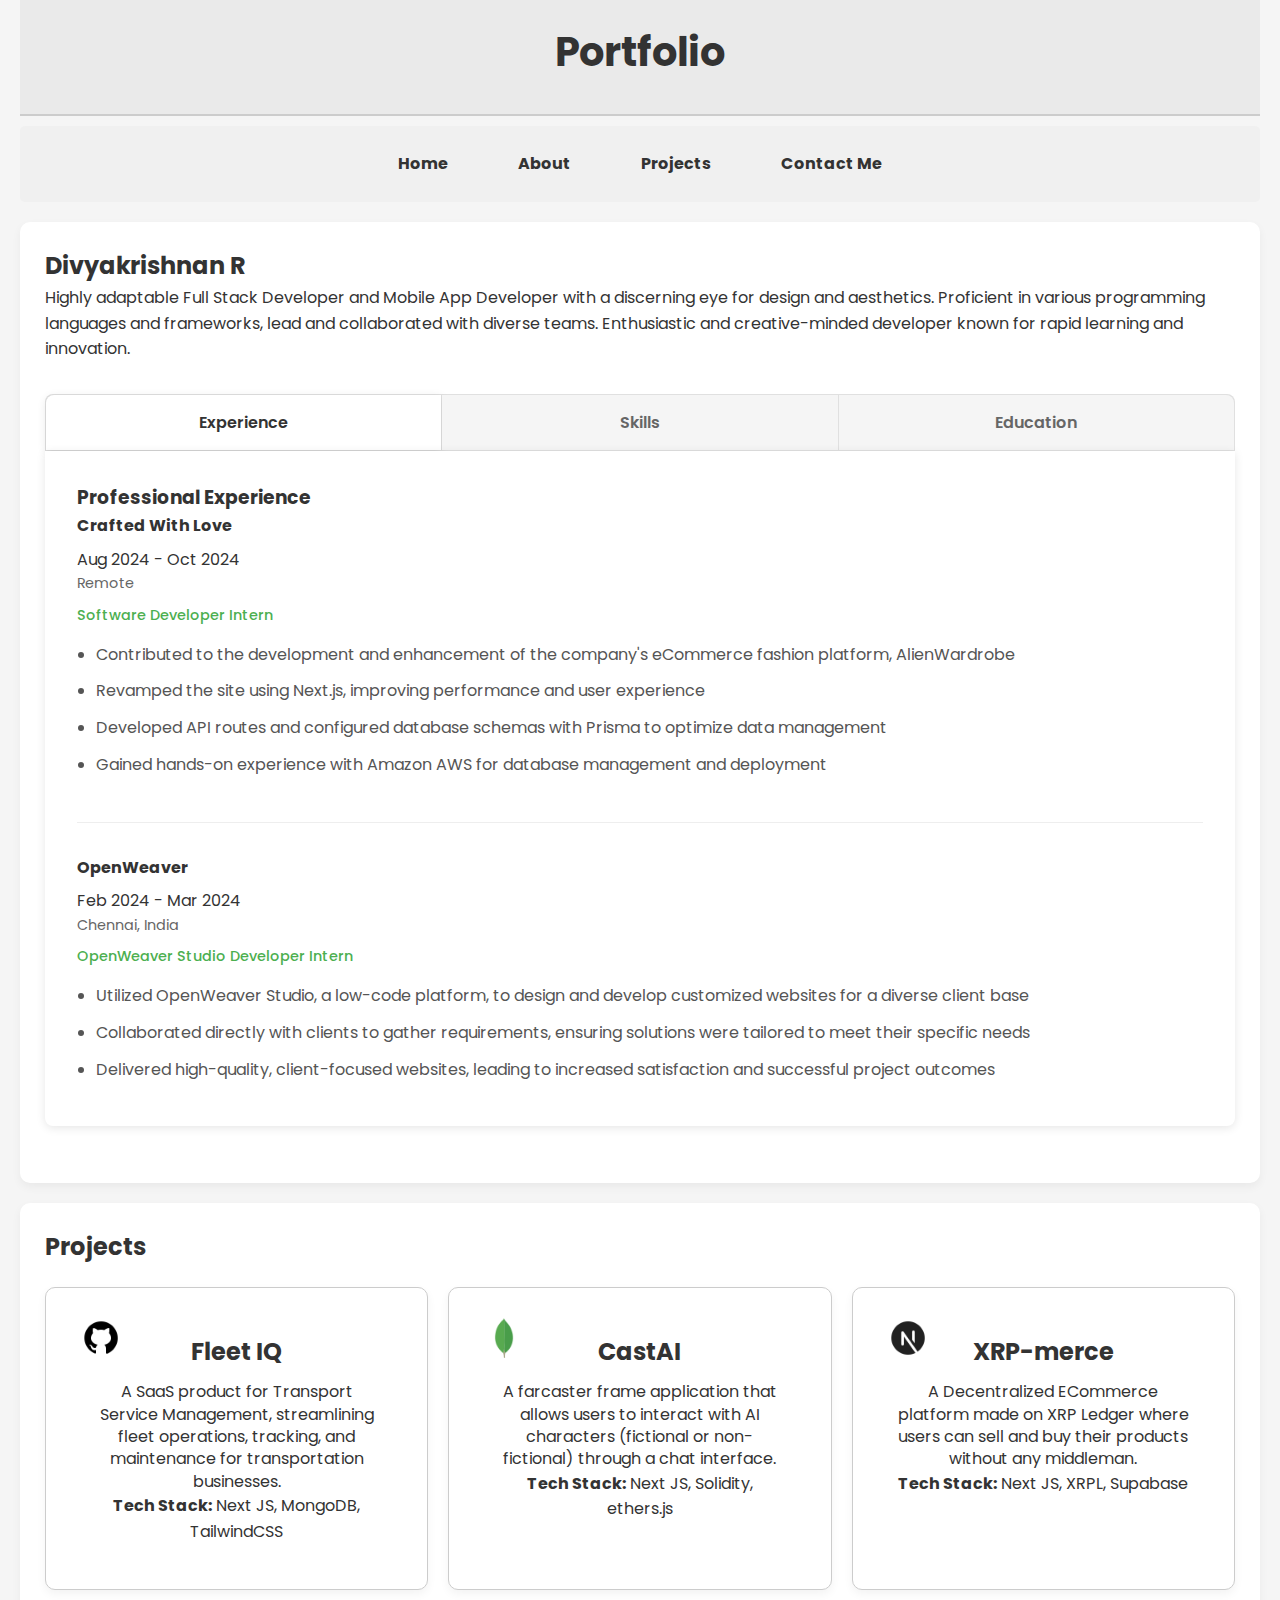
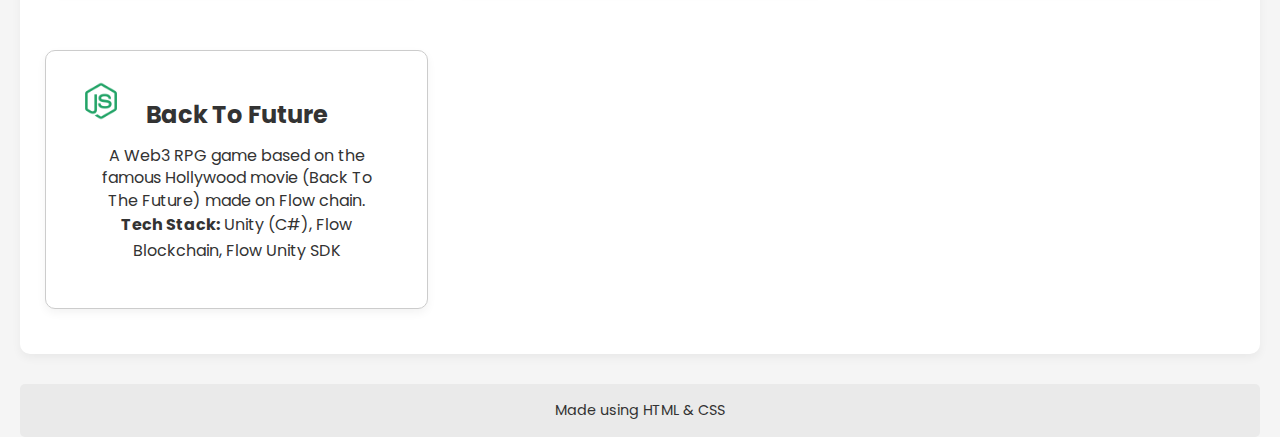
<file: index.html>
<!DOCTYPE html>
<html lang="en">
  <head>
    <meta charset="UTF-8" />
    <meta name="viewport" content="width=device-width, initial-scale=1.0" />
    <title>Static Webpage Layout</title>
    <link rel="stylesheet" href="style.css" />
    <link rel="stylesheet" href="modal.css" />
    <link rel="stylesheet" href="tabs.css" />
    <link rel="stylesheet" href="tab-content.css" />
  </head>
  <body>
    <header>
      <h1>Portfolio</h1>
    </header>

    <nav>
      <ul class="menu">
        <li><a href="#home">Home</a></li>
        <li class="dropdown">
          <a href="#about">About</a>
          <ul class="submenu">
            <li><a href="#experience">Experience</a></li>
            <li><a href="#achievements">Achievements</a></li>
            <li><a href="#hobbies">Hobbies</a></li>
          </ul>
        </li>
        <li><a href="#projects">Projects</a></li>
        <li><a href="#contact-modal">Contact Me</a></li>

        <div id="contact-modal" class="modal-container">
          <div class="modal">
            <a href="#" class="modal-close">&times;</a>
            <h2 class="modal-title">Get in Touch</h2>
            <p class="modal-text">
              Thank you for your interest! I'm open to discussing new projects.
            </p>
            <p class="modal-text">
              Email: divyakrishnan.r74@gmail.com<br />
              LinkedIn: @divyakrishnan-r<br />
              GitHub: @krishnan74
            </p>
          </div>
        </div>
      </ul>
    </nav>

    <main>
      <h2>Divyakrishnan R</h2>
      <p>
        Highly adaptable Full Stack Developer and Mobile App Developer with a
        discerning eye for design and aesthetics. Proficient in various
        programming languages and frameworks, lead and collaborated with diverse
        teams. Enthusiastic and creative-minded developer known for rapid
        learning and innovation.
      </p>

      <div class="tabs">

        <input type="radio" name="tabs" id="tab1" class="tab-input" checked />
        <input type="radio" name="tabs" id="tab2" class="tab-input" />
        <input type="radio" name="tabs" id="tab3" class="tab-input" />

    
        <div class="tab-labels">
          <label for="tab1" class="tab-label">Experience</label>
          <label for="tab2" class="tab-label">Skills</label>
          <label for="tab3" class="tab-label">Education</label>
        </div>


        <div class="tab-content tab-content-1">
          <h3>Professional Experience</h3>
          <div class="experience">
            <h4>Crafted With Love</h4>
            <p class="date">Aug 2024 - Oct 2024</p>
            <p class="location">Remote</p>
            <p class="position">Software Developer Intern</p>
            <ul>
              <li>
                Contributed to the development and enhancement of the company's
                eCommerce fashion platform, AlienWardrobe
              </li>
              <li>
                Revamped the site using Next.js, improving performance and user
                experience
              </li>
              <li>
                Developed API routes and configured database schemas with Prisma
                to optimize data management
              </li>
              <li>
                Gained hands-on experience with Amazon AWS for database
                management and deployment
              </li>
            </ul>
          </div>
          <div class="experience">
            <h4>OpenWeaver</h4>
            <p class="date">Feb 2024 - Mar 2024</p>
            <p class="location">Chennai, India</p>
            <p class="position">OpenWeaver Studio Developer Intern</p>
            <ul>
              <li>
                Utilized OpenWeaver Studio, a low-code platform, to design and
                develop customized websites for a diverse client base
              </li>
              <li>
                Collaborated directly with clients to gather requirements,
                ensuring solutions were tailored to meet their specific needs
              </li>
              <li>
                Delivered high-quality, client-focused websites, leading to
                increased satisfaction and successful project outcomes
              </li>
            </ul>
          </div>
        </div>

        <div class="tab-content tab-content-2">
          <h3>Technical Skills</h3>
          <div class="skills-grid">
            <div class="skill-category">
              <h4>Programming Languages</h4>
              <ul>
                <li>Java</li>
                <li>Python</li>
                <li>JavaScript</li>
                <li>TypeScript</li>
                <li>Solidity</li>
                <li>Dart</li>
                <li>C#</li>
                <li>SQL</li>
                <li>Cairo</li>
                <li>GraphQL</li>
              </ul>
            </div>
            <div class="skill-category">
              <h4>Full Stack Development</h4>
              <ul>
                <li>React.js</li>
                <li>Next.js</li>
                <li>Flutter</li>
                <li>TailwindCSS</li>
                <li>Node.js</li>
                <li>Express</li>
                <li>Django</li>
                <li>Flask</li>
                <li>Prisma</li>
                <li>Supabase</li>
                <li>MongoDB</li>
              </ul>
            </div>
            <div class="skill-category">
              <h4>Blockchain Development</h4>
              <ul>
                <li>Solidity</li>
                <li>Ethers.js</li>
                <li>Remix IDE</li>
                <li>ChainLink</li>
                <li>The Graph</li>
                <li>Galadriel</li>
                <li>Farcaster Frames</li>
                <li>Hardhat</li>
                <li>Web3.js</li>
                <li>Starknet</li>
                <li>Mina Protocol</li>
                <li>Pinata</li>
                <li>Priv.io</li>
              </ul>
            </div>
            <div class="skill-category">
              <h4>Technologies and Concepts</h4>
              <ul>
                <li>AWS Amplify</li>
                <li>Unity</li>
                <li>Figma</li>
                <li>Adobe XD</li>
                <li>Blender</li>
                <li>Postman</li>
                <li>Git</li>
                <li>DBMS</li>
                <li>UI/UX</li>
              </ul>
            </div>
          </div>
        </div>

        <div class="tab-content tab-content-3">
          <h3>Education</h3>
          <div class="education">
            <h4>B.Tech/IT (8.45 CGPA)</h4>
            <p class="institution">
              Loyola ICAM College of Engineering and Technology (LICET), Chennai
            </p>
            <p class="">2021 - PRESENT</p>
          </div>
          <div class="education">
            <h4>HSC (92%)</h4>
            <p class="institution">
              Jaigopal Garodia Matric. Hr. Sec. School, S.R.P. Colony, Chennai
            </p>
            <p class="">2019 - 2021</p>
          </div>
          <div class="education">
            <h4>SSLC (90%)</h4>
            <p class="institution">Ponnuswamy Matric. Hr. Sec. School</p>
            <p class="">MAY 2018</p>
          </div>
        </div>
      </div>
    </main>

    <section id="projects">
      <h2>Projects</h2>
      <div class="project_div">
        <div class="card">
          <img src="images/git.png" alt="Fleet IQ" class="card-image" />
          <div class="card-content">
            <h3 class="card-title">Fleet IQ</h3>
            <p class="card-description">
              A SaaS product for Transport Service Management, streamlining
              fleet operations, tracking, and maintenance for transportation
              businesses.
            </p>
            <p><strong>Tech Stack:</strong> Next JS, MongoDB, TailwindCSS</p>
          </div>
        </div>
        <div class="card">
          <img src="images/mongodb.png" alt="CastAI" class="card-image" />
          <div class="card-content">
            <h3 class="card-title">CastAI</h3>
            <p class="card-description">
              A farcaster frame application that allows users to interact with
              AI characters (fictional or non-fictional) through a chat
              interface.
            </p>
            <p><strong>Tech Stack:</strong> Next JS, Solidity, ethers.js</p>
          </div>
        </div>
        <div class="card">
          <img src="images/nextjs.png" alt="XRP-Commerce" class="card-image" />
          <div class="card-content">
            <h3 class="card-title">XRP-merce</h3>
            <p class="card-description">
              A Decentralized ECommerce platform made on XRP Ledger where users
              can sell and buy their products without any middleman.
            </p>
            <p><strong>Tech Stack:</strong> Next JS, XRPL, Supabase</p>
          </div>
        </div>
        <div class="card">
          <img
            src="images/nodejs.png"
            alt="Back To The Future"
            class="card-image"
          />
          <div class="card-content">
            <h3 class="card-title">Back To Future</h3>
            <p class="card-description">
              A Web3 RPG game based on the famous Hollywood movie (Back To The
              Future) made on Flow chain.
            </p>
            <p>
              <strong>Tech Stack:</strong> Unity (C#), Flow Blockchain, Flow
              Unity SDK
            </p>
          </div>
        </div>
      </div>
    </section>

    <footer>
      <p>Made using HTML & CSS</p>
    </footer>
  </body>
</html>
</file>
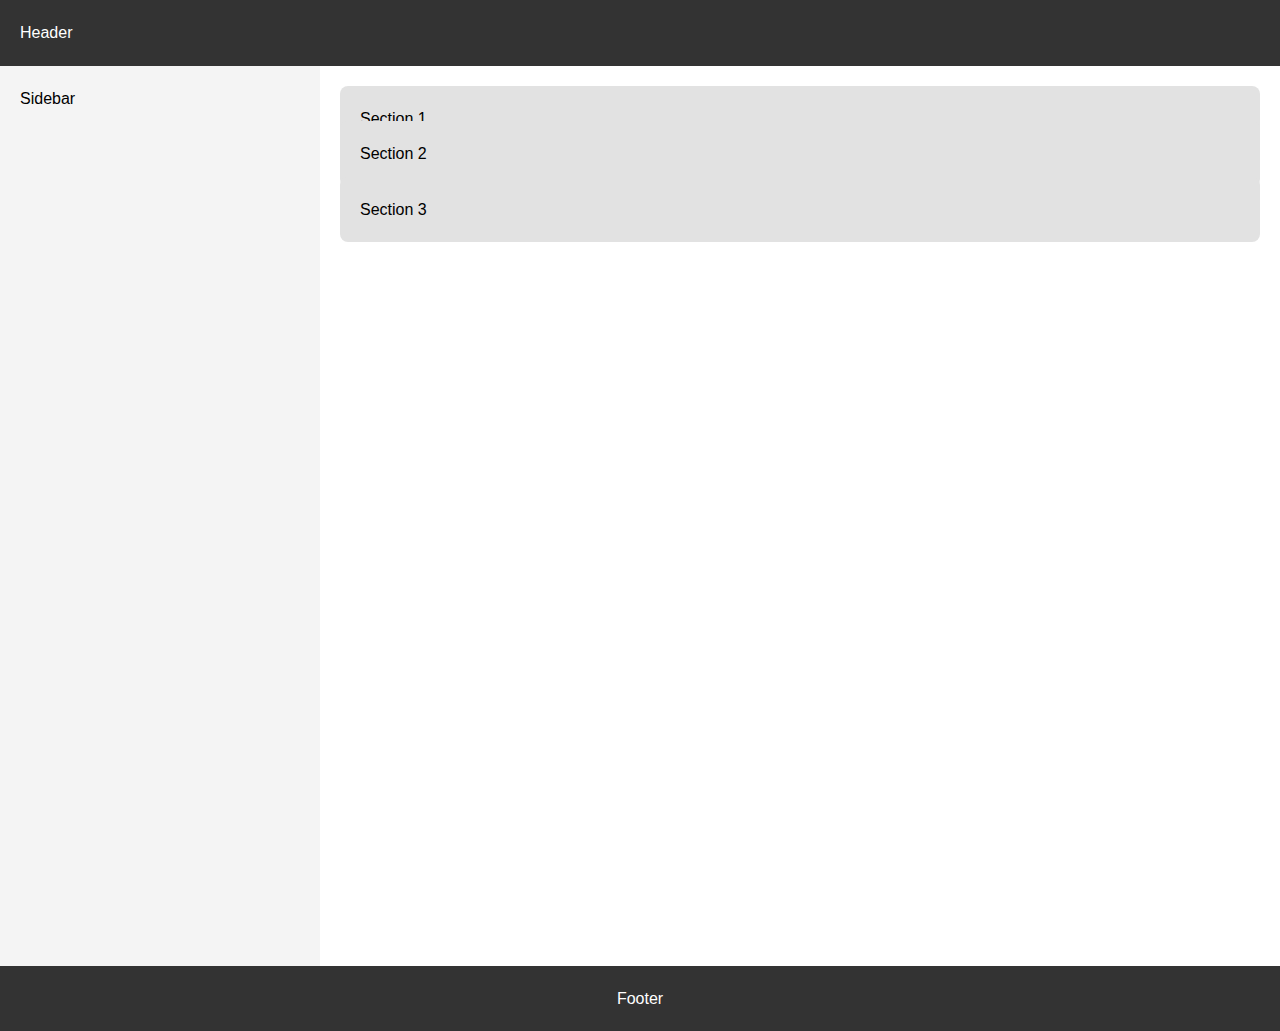
<file: Complex Responsive Layout with Grid and Flexbox/index.html>
<!DOCTYPE html>
<html lang="en">
  <head>
    <meta charset="UTF-8" />
    <meta name="viewport" content="width=device-width, initial-scale=1.0" />
    <title>Complex Responsive Layout with Grid and Flexbox</title>
    <link rel="stylesheet" href="styles.css" />
  </head>
  <body>
    <header class="header">Header</header>

    <div class="main-layout">
      <aside class="sidebar">Sidebar</aside>

      <main class="content">
        <section class="section1">Section 1</section>
        <section class="section2">Section 2</section>
        <section class="section3">Section 3</section>
      </main>
    </div>

    <footer class="footer">Footer</footer>
  </body>
</html>
</file>
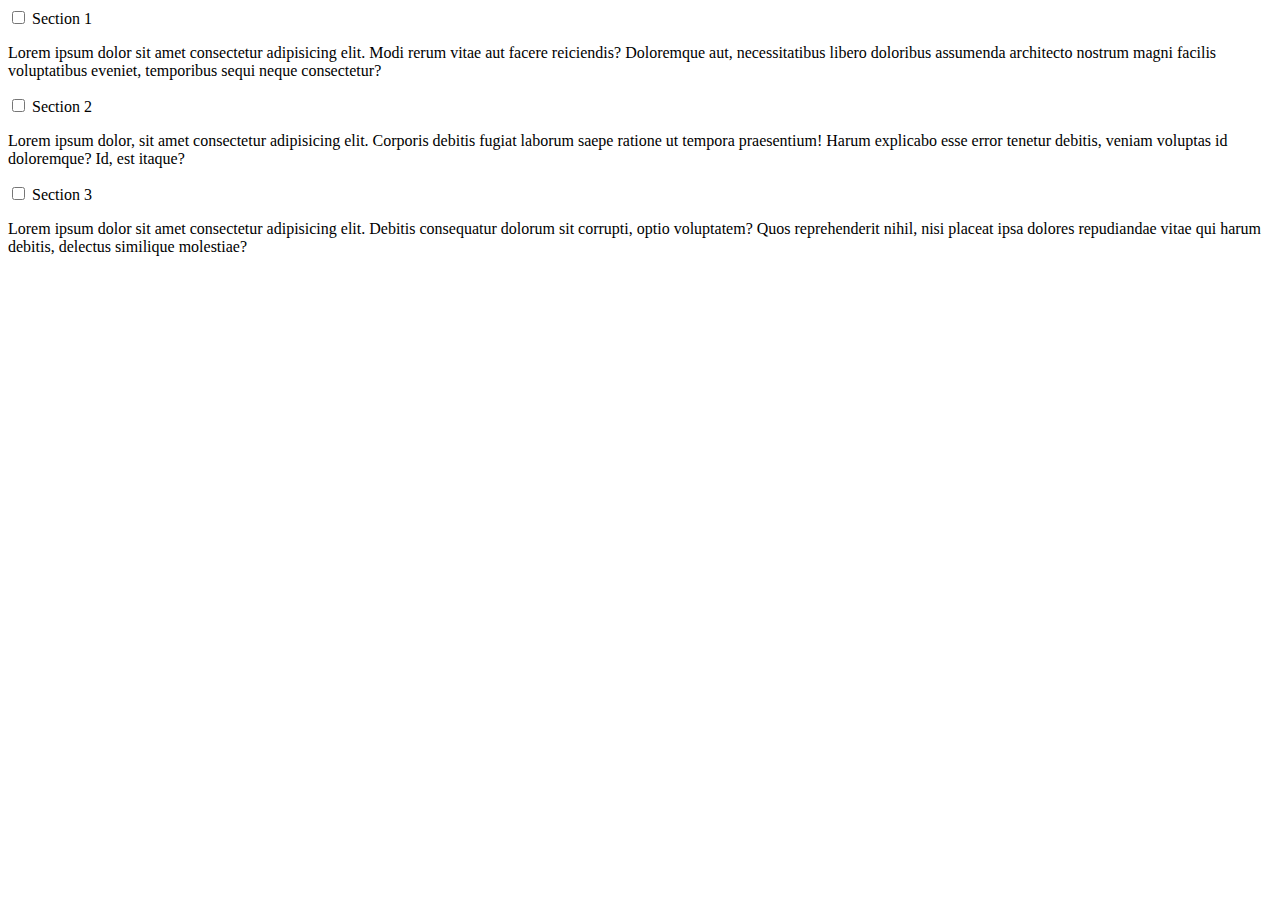
<file: CSS Accordion Component/index.html>
<!DOCTYPE html>
<html lang="en">
  <head>
    <meta charset="UTF-8" />
    <meta name="viewport" content="width=device-width, initial-scale=1.0" />
    <title>CSS Accordion Component</title>
  </head>
  <body>
    <div class="accordion">
      <div class="accordion-item">
        <input type="checkbox" id="section1" class="accordion-toggle" />
        <label for="section1" class="accordion-label">Section 1</label>
        <div class="accordion-content">
          <p>
            Lorem ipsum dolor sit amet consectetur adipisicing elit. Modi rerum
            vitae aut facere reiciendis? Doloremque aut, necessitatibus libero
            doloribus assumenda architecto nostrum magni facilis voluptatibus
            eveniet, temporibus sequi neque consectetur?
          </p>
        </div>
      </div>

      <div class="accordion-item">
        <input type="checkbox" id="section2" class="accordion-toggle" />
        <label for="section2" class="accordion-label">Section 2</label>
        <div class="accordion-content">
          <p>
            Lorem ipsum dolor, sit amet consectetur adipisicing elit. Corporis
            debitis fugiat laborum saepe ratione ut tempora praesentium! Harum
            explicabo esse error tenetur debitis, veniam voluptas id doloremque?
            Id, est itaque?
          </p>
        </div>
      </div>

      <div class="accordion-item">
        <input type="checkbox" id="section3" class="accordion-toggle" />
        <label for="section3" class="accordion-label">Section 3</label>
        <div class="accordion-content">
          <p>
            Lorem ipsum dolor sit amet consectetur adipisicing elit. Debitis
            consequatur dolorum sit corrupti, optio voluptatem? Quos
            reprehenderit nihil, nisi placeat ipsa dolores repudiandae vitae qui
            harum debitis, delectus similique molestiae?
          </p>
        </div>
      </div>
    </div>
  </body>
</html>
</file>
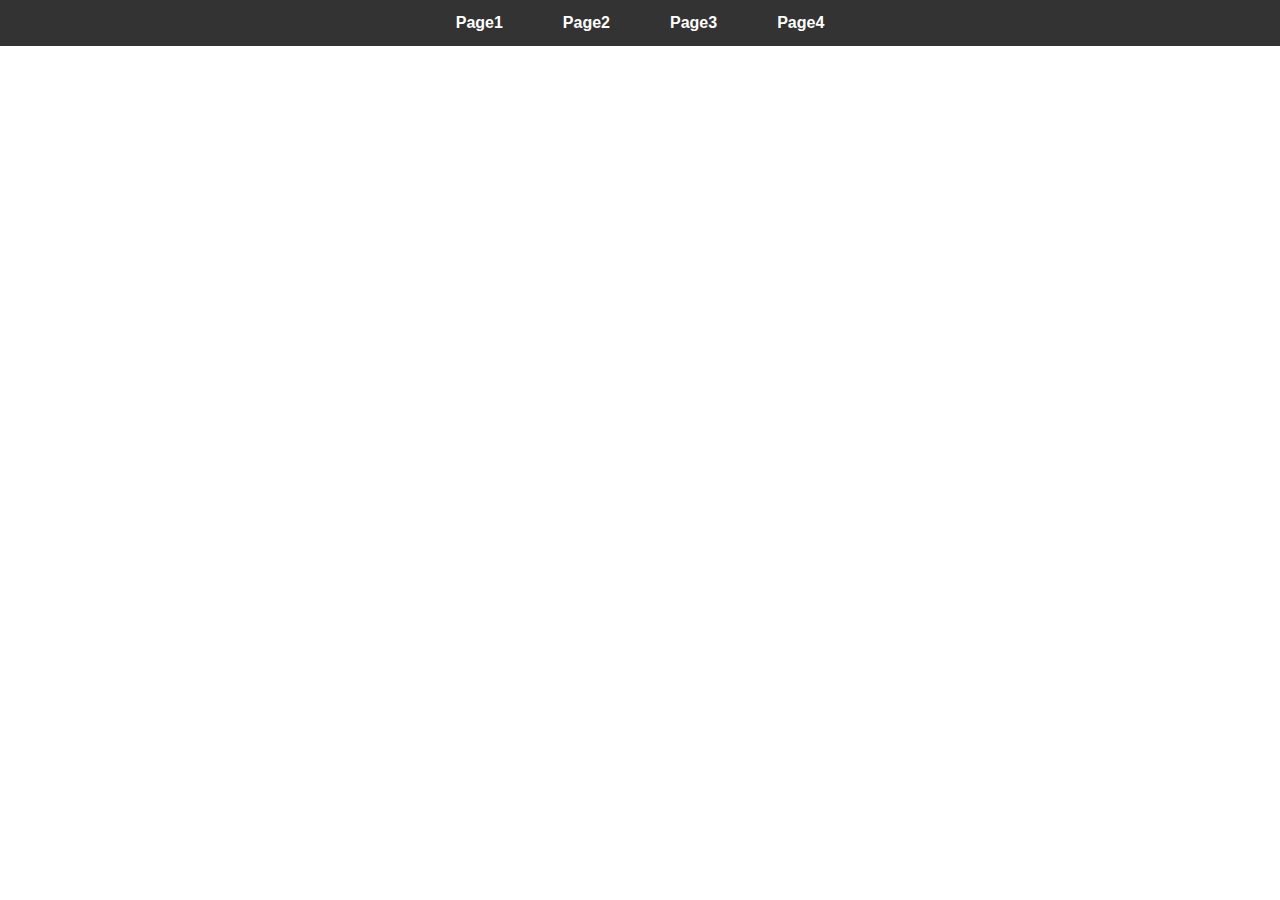
<file: Interactive Multi-Page Website Simulator with CSS Only/index.html>
<!DOCTYPE html>
<html lang="en">
  <head>
    <meta charset="UTF-8" />
    <meta name="viewport" content="width=device-width, initial-scale=1.0" />
    <title>Interactive Multi-Page Website</title>
    <link rel="stylesheet" href="styles.css" />
  </head>
  <body>
    <nav class="navbar">
      <ul>
        <li><a href="#page1">Page1</a></li>
        <li><a href="#page2">Page2</a></li>
        <li><a href="#page3">Page3</a></li>
        <li><a href="#page4">Page4</a></li>
      </ul>
    </nav>

    <section id="page1" class="page">
      <h1>Page1</h1>
      <p>Hello page 1</p>
    </section>

    <section id="page2" class="page">
      <h1>Page2</h1>
      <p>Hello page 2</p>
    </section>

    <section id="page3" class="page">
      <h1>Page3</h1>
      <p>Hello page 3</p>
    </section>

    <section id="page4" class="page">
      <h1>Page4</h1>
      <p>Hello page 4</p>
    </section>
  </body>
</html>
</file>
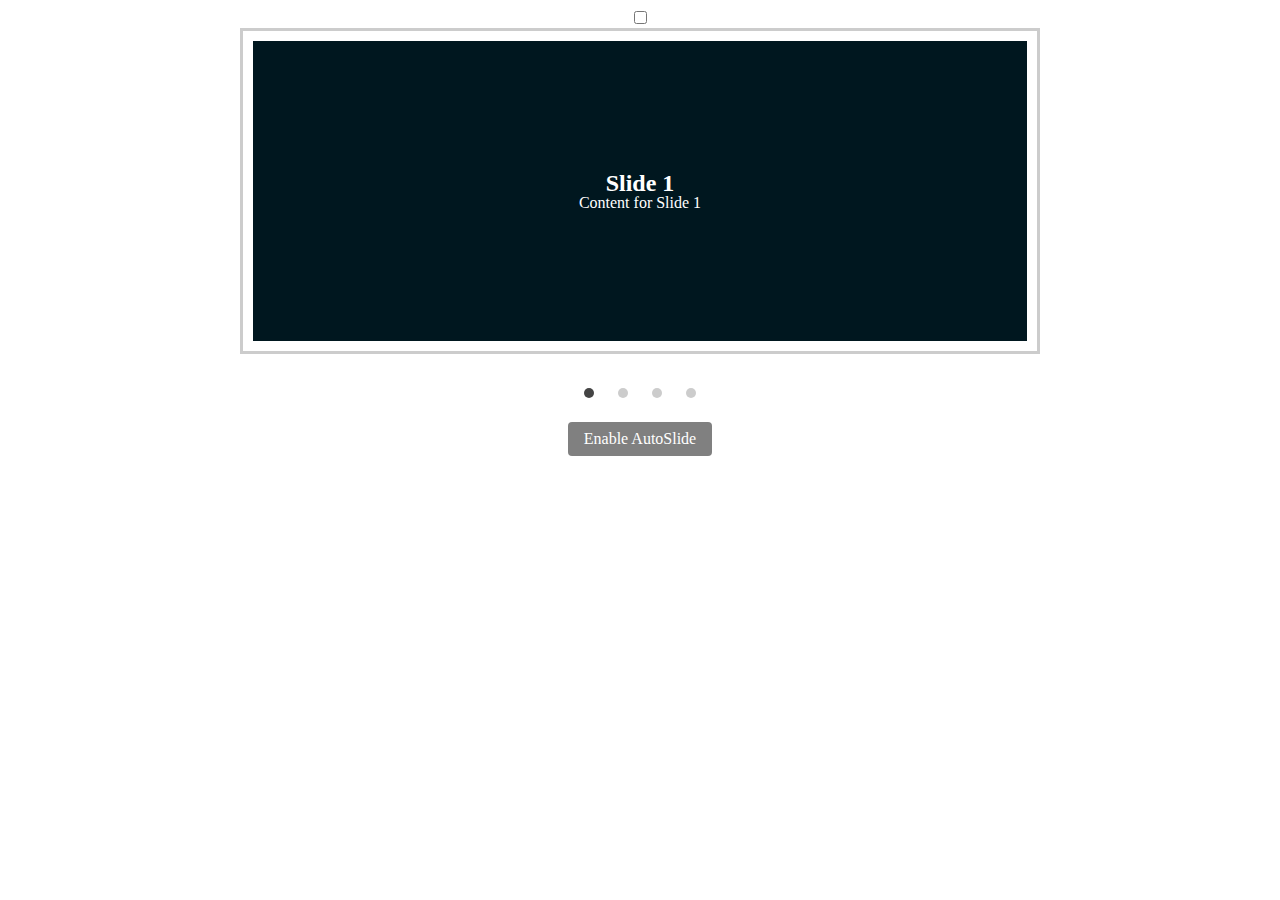
<file: Task - 7 (Pure CSS Carousel - Slider)/index.html>
<!DOCTYPE html>
<html lang="en">
  <head>
    <meta charset="UTF-8" />
    <meta name="viewport" content="width=device-width, initial-scale=1.0" />
    <title>Pure CSS Carousel</title>
    <link rel="stylesheet" href="styles.css" />
  </head>
  <body>
    <div id="slider">
      <input type="radio" name="slider" id="slide1" checked />
      <input type="radio" name="slider" id="slide2" />
      <input type="radio" name="slider" id="slide3" />
      <input type="radio" name="slider" id="slide4" />

      <input type="checkbox" id="autoSlide" />

      <div id="slides">
        <div id="overflow">
          <div class="inner">
            <div class="slide slide_1">
              <div class="slide-content">
                <h2>Slide 1</h2>
                <p>Content for Slide 1</p>
              </div>
            </div>
            <div class="slide slide_2">
              <div class="slide-content">
                <h2>Slide 2</h2>
                <p>Content for Slide 2</p>
              </div>
            </div>
            <div class="slide slide_3">
              <div class="slide-content">
                <h2>Slide 3</h2>
                <p>Content for Slide 3</p>
              </div>
            </div>
            <div class="slide slide_4">
              <div class="slide-content">
                <h2>Slide 4</h2>
                <p>Content for Slide 4</p>
              </div>
            </div>
          </div>
        </div>
      </div>

      <div id="bullets">
        <label for="slide1"></label>
        <label for="slide2"></label>
        <label for="slide3"></label>
        <label for="slide4"></label>
      </div>

      <div id="auto-controls">
        <label for="autoSlide">Enable AutoSlide</label>
      </div>
    </div>
  </body>
</html>
</file>
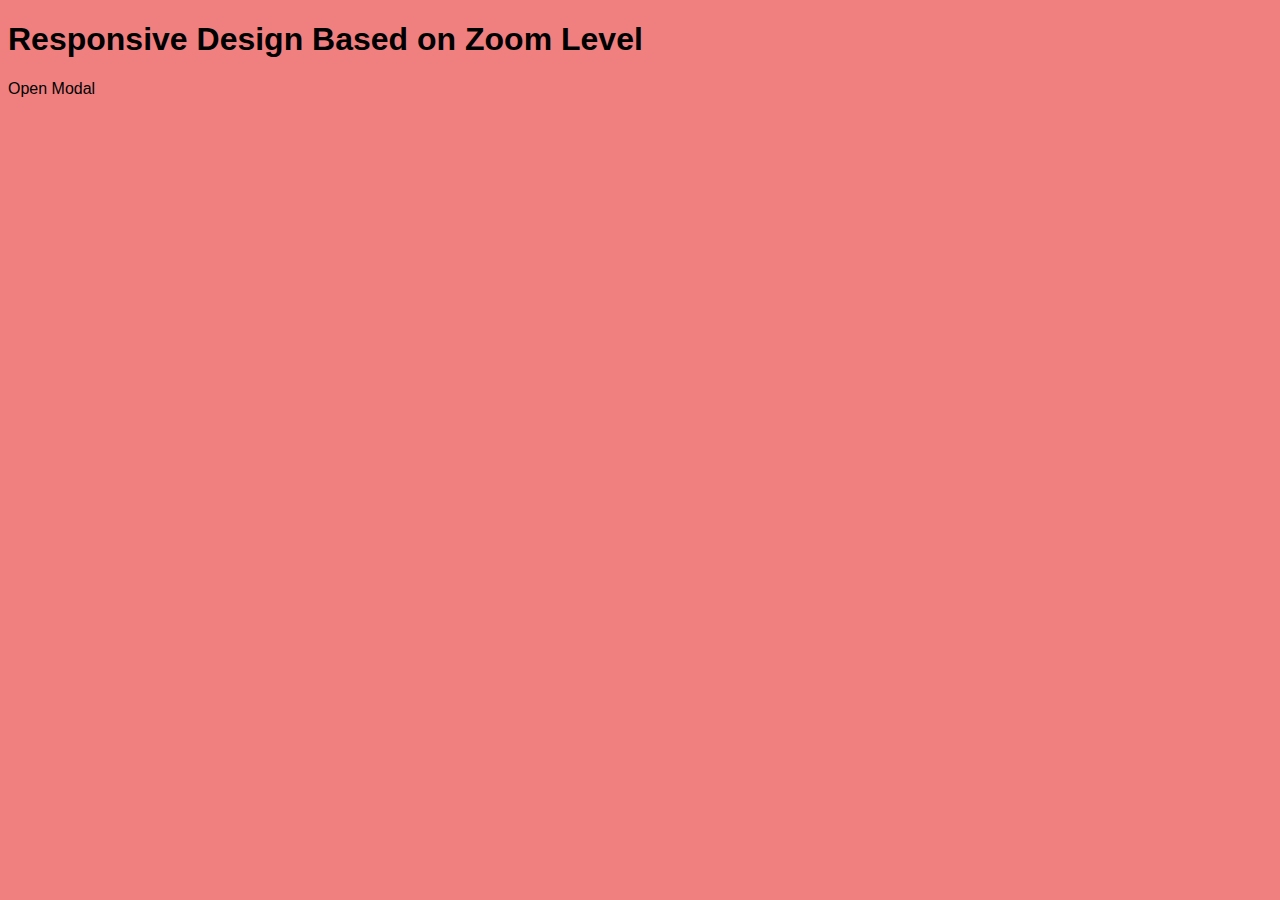
<file: Todo's/index.html>
<!DOCTYPE html>
<html lang="en">
  <head>
    <meta charset="UTF-8" />
    <meta name="viewport" content="width=device-width, initial-scale=1.0" />
    <title>Responsive Design</title>
    <link rel="stylesheet" href="styles.css" />
  </head>
  <body>
    <h1>Responsive Design Based on Zoom Level</h1>

    <label for="modal-checkbox" class="open-btn">Open Modal</label>

    <input type="checkbox" id="modal-checkbox" />

    <div id="modal">
      <div id="modal-content">
        <h2>Popup Modal</h2>
        <p>This is a modal implemented using the Checkbox Hack.</p>
        <label for="modal-checkbox" class="close-btn">Close</label>
      </div>
    </div>
  </body>
</html>
</file>
<file: style.css>
@import url(https://fonts.googleapis.com/css2?family=Poppins:wght@100;200;300;400;500;600;800;900&display=swap);

body {
  font-family: "Poppins", sans-serif;
}

* {
  margin: 0;
  padding: 0;
  box-sizing: border-box;
}

.project_div {
  display: grid;
  grid-template-columns: repeat(3, 1fr);
  gap: 20px;
}

@media (max-width: 768px) {
  .project_div {
    grid-template-columns: 1fr;
  }
}

.card {
  margin: 20px 0;
  padding: 25px;
  background: #fff;
  border: 1px solid #ccc;
  border-radius: 10px;
  color: #333;
  box-shadow: 0 4px 10px rgba(0, 0, 0, 0.05);
  transition: transform 0.3s ease, box-shadow 0.3s ease;
  position: relative;
}

.card img {
  width: 60px;
  position: absolute;
  top: 20px;
  padding: 10px;
  background-color: #fff;
  border-radius: 50%;
}

.card-content {
  padding: 20px;
  text-align: center;
}

.card-title {
  font-size: 1.5rem;
  margin-bottom: 10px;
}

.card-description {
  font-size: 1rem;
  line-height: 1.4;
}

.card:hover {
  background: #333;
  color: #fff;
  transform: translateY(-5px);
  box-shadow: 0 6px 15px rgba(0, 0, 0, 0.2);
}

body {
  line-height: 1.6;
  color: #333;
  background-color: #f5f5f5;
  padding: 0 20px;
}

header {
  background: #eaeaea;
  color: #333;
  padding: 20px 0;
  text-align: center;
  border-bottom: 2px solid #ccc;
}

header h1 {
  font-size: 2.5rem;
  margin-bottom: 10px;
}

header p {
  font-size: 1rem;
  opacity: 0.8;
}
nav {
  background: #f0f0f0;
  color: #333;
  padding: 15px;
  text-align: center;
  border-radius: 5px;
  margin-top: 10px;
  position: relative;
}

nav ul {
  list-style: none;
  padding: 0;
  margin: 0;
  display: flex;
  justify-content: center;
}

nav ul li {
  position: relative;
  margin: 0 15px;
}

nav ul li a {
  color: #333;
  text-decoration: none;
  font-weight: bold;
  padding: 10px 20px;
  display: block;
  transition: color 0.3s ease;
}

nav ul li a:hover {
  color: #666;
}

nav ul li ul.submenu {
  display: none;
  position: absolute;
  top: 100%;
  left: 0;
  background: #fff;
  box-shadow: 0 4px 10px rgba(0, 0, 0, 0.1);
  border-radius: 5px;
  padding: 10px 0;
  z-index: 1000;
  opacity: 0;
  visibility: hidden;
  transition: opacity 0.3s ease, visibility 0.3s ease;
}

nav ul li:hover ul.submenu {
  display: block;
  opacity: 1;
  visibility: visible;
}

nav ul li ul.submenu li {
  margin: 0;
  padding: 0;
}

nav ul li ul.submenu li a {
  padding: 10px 20px;
  color: #333;
}

nav ul li ul.submenu li a:hover {
  background: #f0f0f0;
  color: #666;
}

@media (max-width: 768px) {
  nav ul {
    flex-direction: column;
    align-items: center;
  }

  nav ul li {
    margin: 10px 0;
  }

  nav ul li ul.submenu {
    position: static;
    box-shadow: none;
  }

  nav ul li a {
    padding: 10px 15px;
  }
}

main,
section {
  margin: 20px 0;
  padding: 25px;
  height: fit-content;
  background: #fff;
  border-radius: 10px;
  box-shadow: 0 4px 10px rgba(0, 0, 0, 0.05);
  transition: transform 0.3s ease, box-shadow 0.3s ease;
}

main:hover {
  transform: translateY(-5px);
  box-shadow: 0 6px 15px rgba(0, 0, 0, 0.1);
}

footer {
  background: #eaeaea;
  color: #333;
  text-align: center;
  padding: 15px 0;
  margin-top: 30px;
  border-radius: 5px;
  font-size: 0.9rem;
}

button {
  background: #ccc;
  color: #333;
  border: none;
  padding: 10px 20px;
  border-radius: 5px;
  cursor: pointer;
  font-size: 1rem;
  transition: background 0.3s ease;
}

button:hover {
  background: #bbb;
}

@media (max-width: 768px) {
  header h1 {
    font-size: 2rem;
  }

  nav {
    font-size: 14px;
    padding: 10px;
  }

  footer {
    font-size: 0.8rem;
  }
}

@media (max-width: 480px) {
  body {
    padding: 0 10px;
  }

  nav a {
    display: block;
    margin: 5px 0;
  }

  header h1 {
    font-size: 1.8rem;
  }
}
</file>
<file: modal.css>
#contact-modal {
  visibility: hidden;
  opacity: 0;
  transition: all 0.5s;
}

#contact-modal:target {
  visibility: visible;
  opacity: 1;
}

#contact-modal .modal {
  opacity: 0;
  transform: translateY(-1rem);
  transition: all 0.3s;
  transition-delay: 0.2s;
}

#contact-modal:target .modal {
  transform: translateY(0);
  opacity: 1;
}

.modal-close {
  position: absolute;
  top: 1rem;
  right: 1rem;
  font-size: 1.5rem;
  text-decoration: none;
  color: #000;
  background: none;
  border: none;
  cursor: pointer;
  transition: color 0.3s ease;
}

.modal-title {
  font-size: 1.5rem;
  margin-bottom: 1rem;
  text-align: center;
  font-weight: bold;
}

.modal-text {
  font-size: 1rem;
  margin-bottom: 1rem;
  line-height: 1.5;
  text-align: center;
}

.modal-container {
  z-index: 100;
  border: 1px solid #000;
  position: fixed;
  top: 0;
  left: 0;
  right: 0;
  bottom: 0;
  display: flex;
  justify-content: center;
  align-items: center;
}

.modal-bg {
  position: fixed;
  top: 0;
  left: 0;
  right: 0;
  bottom: 0;
  background-color: rgba(0, 0, 0, 0.2);
}

.modal {
  z-index: 100;
  border: 1px solid #000;
  background-color: white;
  width: 80%;
  max-width: 500px;
  padding: 2rem;
  border-radius: 8px;
}
</file>
<file: tabs.css>
.tabs {
  width: 100%;
  max-width: 1200px;
  margin: 2rem auto;
}

.tab-input {
  display: none;
}


.tab-labels {
  display: flex;
  gap: 1px;
  background: #e0e0e0;
  padding: 1px;
  border-radius: 8px 8px 0 0;
}

.tab-label {
  flex: 1;
  padding: 15px 20px;
  background: #f5f5f5;
  text-align: center;
  cursor: pointer;
  transition: all 0.3s ease;
  font-weight: 600;
  color: #666;
}

.tab-label:first-child {
  border-radius: 8px 0 0 0;
}

.tab-label:last-child {
  border-radius: 0 8px 0 0;
}

.tab-label:hover {
  background: #fff;
  color: #333;
}


.tab-content {
  display: none;
  padding: 2rem;
  background: #fff;
  border-radius: 0 0 8px 8px;
  box-shadow: 0 2px 10px rgba(0, 0, 0, 0.1);
  opacity: 0;
  transform: translateY(10px);
  transition: opacity 0.3s ease, transform 0.3s ease;
}


#tab1:checked ~ .tab-content-1,
#tab2:checked ~ .tab-content-2,
#tab3:checked ~ .tab-content-3 {
  display: block;
  opacity: 1;
  transform: translateY(0);
}


#tab1:checked ~ .tab-labels .tab-label[for="tab1"],
#tab2:checked ~ .tab-labels .tab-label[for="tab2"],
#tab3:checked ~ .tab-labels .tab-label[for="tab3"] {
  background: #fff;
  color: #333;
  box-shadow: 0 2px 10px rgba(0, 0, 0, 0.1);
}

@media (max-width: 768px) {
  .tab-labels {
    flex-direction: column;
    gap: 1px;
    border-radius: 8px 8px 0 0;
  }

  .tab-label {
    border-radius: 0 !important;
  }

  .tab-label:first-child {
    border-radius: 8px 8px 0 0 !important;
  }

  .tab-content {
    padding: 1.5rem;
  }
}
</file>
<file: tab-content.css>
.experience {
  margin-bottom: 2rem;
  padding-bottom: 2rem;
  border-bottom: 1px solid #eee;
}

.experience:last-child {
  border-bottom: none;
  margin-bottom: 0;
  padding-bottom: 0;
}

.experience h4 {
  color: #333;
  margin-bottom: 0.5rem;
}

.location,
.position {
  color: #666;
  font-size: 0.9rem;
  margin-bottom: 0.5rem;
}

.position {
  font-weight: 500;
  color: #4caf50;
}

.experience ul {
  padding-left: 1.2rem;
  margin-top: 1rem;
}

.experience li {
  margin-bottom: 0.8rem;
  color: #555;
  line-height: 1.5;
}

.skills-grid {
  display: grid;
  grid-template-columns: repeat(auto-fit, minmax(250px, 1fr));
  gap: 2rem;
}

.skill-category {
  background: #f8f9fa;
  padding: 1.5rem;
  border-radius: 8px;
  transition: transform 0.2s ease;
  height: 100%;
}

.skill-category h4 {
  color: #333;
  margin-bottom: 1rem;
  padding-bottom: 0.5rem;
  border-bottom: 2px solid #4caf50;
}

.skill-category ul {
  list-style: none;
  padding: 0;
  columns: 2;
  column-gap: 1.5rem;
}

.skill-category li {
  margin-bottom: 0.5rem;
  color: #555;
  position: relative;
  padding-left: 1.2rem;
  break-inside: avoid;
}

.skill-category li::before {
  content: "•";
  color: #4caf50;
  position: absolute;
  left: 0;
}

.education {
  margin-bottom: 2rem;
  padding: 1.5rem;
  background: #f8f9fa;
  border-radius: 8px;
  transition: transform 0.2s ease;
}

.education:hover {
  transform: translateY(-3px);
}

.education h4 {
  color: #333;
  margin-bottom: 0.5rem;
}

.institution {
  color: #4caf50;
  font-weight: 600;
  margin-bottom: 0.3rem;
}

@media (max-width: 768px) {
  .skills-grid {
    grid-template-columns: 1fr;
    gap: 1rem;
  }

  .skill-category ul {
    columns: 1;
  }

  .experience,
  .education {
    padding: 1rem;
  }
}
</file>
<file: Complex Responsive Layout with Grid and Flexbox/styles.css>
* {
  margin: 0;
  padding: 0;
  box-sizing: border-box;
}

body {
  font-family: Arial, sans-serif;
  line-height: 1.6;
}

.main-layout {
  display: grid;
  grid-template-columns: 1fr 3fr;
  grid-template-rows: auto 1fr auto;
  grid-template-areas:
    "sidebar header"
    "sidebar content"
    "sidebar footer";
  height: 100vh;
}

.header {
  grid-column: 1 / 3;
  background-color: #333;
  color: #fff;
  padding: 20px;
  position: sticky;
  top: 0;
  z-index: 10;
}

.sidebar {
  grid-area: sidebar;
  background-color: #f4f4f4;
  padding: 20px;
  position: sticky;
  top: 0;
  height: 100vh;
  z-index: 5;
}

.content {
  grid-area: content;
  padding: 20px;
  display: flex;
  flex-direction: column;
  gap: 20px;
}

.section1,
.section2,
.section3 {
  background-color: #e2e2e2;
  padding: 20px;
  border-radius: 8px;
}

.footer {
  grid-column: 1 / 3;
  background-color: #333;
  color: #fff;
  padding: 20px;
  text-align: center;
}

.section2 {
  position: relative;
  z-index: 5;
  margin-top: -50px;
}

.section3 {
  position: relative;
  z-index: 10;
  margin-top: -30px;
}

@media (max-width: 768px) {
  .main-layout {
    grid-template-columns: 1fr;
    grid-template-areas:
      "header"
      "content"
      "footer";
  }

  .sidebar {
    display: none;
  }

  .content {
    flex-direction: row;
    gap: 10px;
  }
}

@media (max-width: 480px) {
  .content {
    flex-direction: column;
  }

  .section1,
  .section2,
  .section3 {
    margin-top: 10px;
  }
}
</file>
<file: Interactive Multi-Page Website Simulator with CSS Only/styles.css>
* {
  margin: 0;
  padding: 0;
  box-sizing: border-box;
}

body {
  font-family: Arial, sans-serif;
  line-height: 1.6;
  display: flex;
  flex-direction: column;
  height: 100vh;
}

.navbar {
  background-color: #333;
  padding: 10px;
}

.navbar ul {
  display: flex;
  justify-content: center;
  gap: 20px;
  list-style-type: none;
}

.navbar a {
  color: #fff;
  text-decoration: none;
  font-weight: bold;
  padding: 10px 20px;
}

.navbar a:hover {
  background-color: #555;
  border-radius: 5px;
}

.page {
  display: none;
  padding: 20px;
  height: 100%;
  transition: opacity 0.3s ease-in-out;
  opacity: 0;
}

:target {
  display: block;
  opacity: 1;
  animation: fadeIn 0.5s ease-out;
}

@keyframes fadeIn {
  from {
    opacity: 0;
  }
  to {
    opacity: 1;
  }
}

.navbar a:focus {
  background-color: #444;
  border-radius: 5px;
}

.page h1 {
  font-size: 2em;
  text-align: center;
}

.page p {
  text-align: center;
  margin-top: 10px;
  font-size: 1.2em;
}

.page {
  height: calc(100vh - 60px);
  display: flex;
  align-items: center;
  justify-content: center;
}

.page:not(:target) {
  display: none;
}

@media (max-width: 768px) {
  .navbar ul {
    flex-direction: column;
  }

  .navbar a {
    padding: 15px;
    text-align: center;
  }
}
</file>
<file: Task - 7 (Pure CSS Carousel - Slider)/styles.css>
#slider {
  margin: 0 auto;
  width: 800px;
  max-width: 100%;
  text-align: center;
}
#slider input[type="radio"] {
  display: none;
}
#slider label {
  cursor: pointer;
  text-decoration: none;
}
#slides {
  padding: 10px;
  border: 3px solid #ccc;
  background: #fff;
  position: relative;
  z-index: 1;
}
#overflow {
  width: 100%;
  overflow: hidden;
}
#slide1:checked ~ #slides .inner {
  margin-left: 0;
}
#slide2:checked ~ #slides .inner {
  margin-left: -100%;
}
#slide3:checked ~ #slides .inner {
  margin-left: -200%;
}
#slide4:checked ~ #slides .inner {
  margin-left: -300%;
}

@keyframes autoSlide {
  0% {
    margin-left: 0;
  }
  25% {
    margin-left: -100%;
  }
  50% {
    margin-left: -200%;
  }
  75% {
    margin-left: -300%;
  }
  100% {
    margin-left: 0;
  }
}

#slides .inner {
  transition: margin-left 800ms cubic-bezier(0.77, 0, 0.175, 1);
  width: 400%;
  line-height: 0;
  height: 300px;
}

#autoSlide:checked ~ #slides .inner {
  animation: autoSlide 15s infinite;
  animation-timing-function: ease-in-out;
}

#autoSlide:not(:checked) ~ #slides .inner {
  animation: none;
}

#slides .slide {
  width: 25%;
  float: left;
  display: flex;
  justify-content: center;
  align-items: center;
  height: 100%;
  color: #fff;
}
#slides .slide_1 {
  background: #00171f;
}
#slides .slide_2 {
  background: #003459;
}
#slides .slide_3 {
  background: #007ea7;
}
#slides .slide_4 {
  background: #00a8e8;
}

#bullets {
  margin: 30px 0 0;
  text-align: center;
}
#bullets label {
  display: inline-block;
  width: 10px;
  height: 10px;
  border-radius: 100%;
  background: #ccc;
  margin: 0 10px;
}
#slide1:checked ~ #bullets label:nth-child(1),
#slide2:checked ~ #bullets label:nth-child(2),
#slide3:checked ~ #bullets label:nth-child(3),
#slide4:checked ~ #bullets label:nth-child(4) {
  background: #444;
}
@media screen and (max-width: 900px) {
  #slide1:checked ~ #controls label:nth-child(2),
  #slide2:checked ~ #controls label:nth-child(3),
  #slide3:checked ~ #controls label:nth-child(4),
  #slide4:checked ~ #controls label:nth-child(1),
  #slide1:checked ~ #controls label:nth-last-child(2),
  #slide2:checked ~ #controls label:nth-last-child(3),
  #slide3:checked ~ #controls label:nth-last-child(4),
  #slide4:checked ~ #controls label:nth-last-child(1) {
    margin: 0;
  }
}

#auto-controls {
  margin-top: 20px;
  text-align: center;
}

#auto-controls label {
  cursor: pointer;
  padding: 8px 16px;
  background: gray;
  color: white;
  border-radius: 4px;
  transition: background 0.3s;
  display: inline-block;
}

#autoSlide:checked ~ #auto-controls label {
  background: #00a8e8;
}
</file>
<file: Todo's/styles.css>
body {
  font-family: Arial, sans-serif;
  background-color: lightblue;
  color: black;
}

#modal {
  position: fixed;
  top: 0;
  left: 0;
  width: 100%;
  height: 100%;
  background-color: rgba(0, 0, 0, 0.5);
  display: flex;
  justify-content: center;
  align-items: center;
  opacity: 0;
  pointer-events: none;
  transition: opacity 0.3s ease;
}

#modal-content {
  background: white;
  padding: 20px;
  border-radius: 8px;
  text-align: center;
  width: 300px;
}

#modal-checkbox {
  display: none;
}

#modal-checkbox:checked + #modal {
  opacity: 1;
  pointer-events: auto;
}

.close-btn {
  display: inline-block;
  margin-top: 10px;
  padding: 10px 20px;
  background-color: red;
  color: white;
  text-decoration: none;
  border-radius: 5px;
  cursor: pointer;
}


/* Zoomed-in */
@media (max-resolution: 120dpi) {
  body {
    background-color: lightcoral;
  }
}

/* Slightly zoomed-in */
@media (min-resolution: 121dpi) and (max-resolution: 125dpi) {
  body {
    background-color: lightpink;
  }
}

/* Normal zoom level */
@media (min-resolution: 126dpi) and (max-resolution: 130dpi) {
  body {
    background-color: lightgreen;
  }
}

/* Slightly zoomed-out */
@media (min-resolution: 131dpi) and (max-resolution: 135dpi) {
  body {
    background-color: lightblue;
  }
}

/* Zoomed-out */
@media (min-resolution: 136dpi) {
  body {
    background-color: lightgoldenrodyellow;
  }
}
</file>
